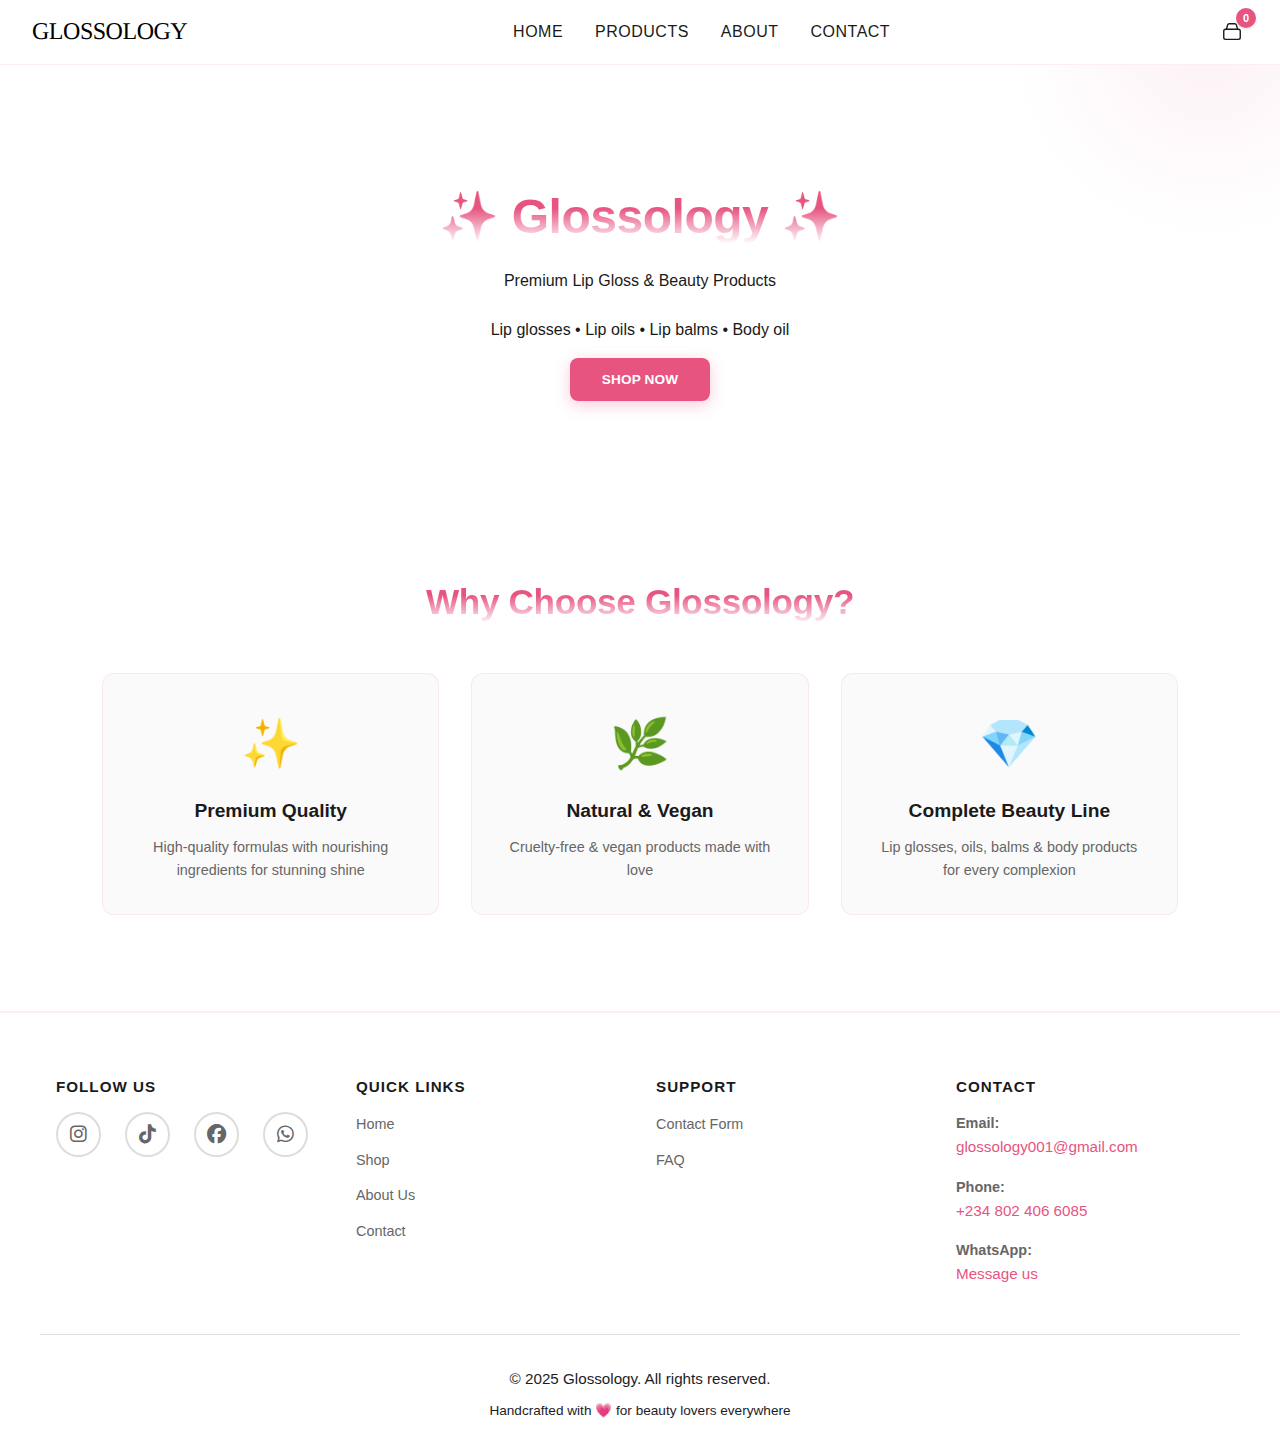
<file: index.html>
<!DOCTYPE html>
<html lang="en">
<head>
  <meta charset="UTF-8">
  <meta name="viewport" content="width=device-width, initial-scale=1.0">
  <title>Glossology - Premium Lipgloss</title>
  <link rel="stylesheet" href="https://cdnjs.cloudflare.com/ajax/libs/font-awesome/6.4.0/css/all.min.css">
  <link rel="stylesheet" href="index.css?v=2025-12-19-fixed">
</head>
<body>
  <!-- =====================================================
       NAVIGATION BAR
       ===================================================== -->
  <nav class="navbar">
    <div class="nav-container">
      <a href="index.html" class="logo">GLOSSOLOGY</a>
      <button class="hamburger" id="hamburger" aria-label="Menu">
        <span></span>
        <span></span>
        <span></span>
      </button>
      <ul class="nav-menu" id="navMenu">
        <li><a href="index.html">Home</a></li>
        <li><a href="products.html">Products</a></li>
        <li><a href="about.html">About</a></li>
        <li><a href="contact.html">Contact</a></li>
      </ul>
      <div class="cart-icon" id="cartIcon">
        <svg width="22" height="22" viewBox="0 0 24 24" fill="none" stroke="currentColor" stroke-width="1.5" stroke-linecap="round" stroke-linejoin="round">
          <path d="M6 9l1.05-4.2A2 2 0 0 1 8.93 3h6.14a2 2 0 0 1 1.88 1.8L18 9"></path>
          <rect x="3" y="9" width="18" height="11" rx="2" ry="2"></rect>
        </svg>
        <span class="cart-count" id="cartCount">0</span>
      </div>
    </div>
  </nav>

  <!-- =====================================================
       HERO SECTION - Home Page Only
       ===================================================== -->
  <section class="hero" id="home">
    <div class="hero-content">
      <h1>✨ Glossology ✨</h1>
      <p>Premium Lip Gloss & Beauty Products</p>
      <p style="font-size: 1rem; margin-bottom: 1.5rem;">Lip glosses • Lip oils • Lip balms • Body oil</p>
      <a href="products.html" class="btn btn-primary">Shop Now</a>
    </div>
  </section>

  <!-- =====================================================
       FEATURED SECTION - Quick Preview
       ===================================================== -->
  <section class="featured-section">
    <div class="container">
      <h2 class="section-title">Why Choose Glossology?</h2>
      <div class="featured-grid">
        <div class="featured-card">
          <div class="featured-icon">✨</div>
          <h3>Premium Quality</h3>
          <p>High-quality formulas with nourishing ingredients for stunning shine</p>
        </div>
        <div class="featured-card">
          <div class="featured-icon">🌿</div>
          <h3>Natural & Vegan</h3>
          <p>Cruelty-free & vegan products made with love</p>
        </div>
        <div class="featured-card">
          <div class="featured-icon">💎</div>
          <h3>Complete Beauty Line</h3>
          <p>Lip glosses, oils, balms & body products for every complexion</p>
        </div>
      </div>
    </div>
  </section>

  <!-- =====================================================
       FOOTER
       ===================================================== -->
  <footer class="footer">
    <div class="footer-content">
      <div class="footer-section">
        <h4>Follow Us</h4>
        <div class="social-links-footer">
          <a href="https://www.instagram.com/glossology__?igsh=MWxiNTMxZGZmamk4MA==" target="_blank" title="Instagram">
            <i class="fab fa-instagram"></i>
          </a>
          <a href="https://www.tiktok.com/@glossology__?_r=1&_t=ZS-92FrWpFJeGP" target="_blank" title="TikTok">
            <i class="fab fa-tiktok"></i>
          </a>
          <a href="https://www.facebook.com/share/1a2R5rhuH2/?mibextid=wwXIfr" target="_blank" title="Facebook">
            <i class="fab fa-facebook"></i>
          </a>
          <a href="http://wa.me/2348024066085" target="_blank" title="WhatsApp">
            <i class="fab fa-whatsapp"></i>
          </a>
        </div>
      </div>

      <div class="footer-section">
        <h4>Quick Links</h4>
        <ul class="footer-links">
          <li><a href="index.html">Home</a></li>
          <li><a href="products.html">Shop</a></li>
          <li><a href="about.html">About Us</a></li>
          <li><a href="contact.html">Contact</a></li>
        </ul>
      </div>

      <div class="footer-section">
        <h4>Support</h4>
        <ul class="footer-links">
          <li><a href="contact.html#contactForm">Contact Form</a></li>
          <li><a href="contact.html#faq">FAQ</a></li>
        </ul>
      </div>

      <div class="footer-section">
        <h4>Contact</h4>
        <p class="footer-contact">
          <strong>Email:</strong><br>
          <a href="mailto:glossology001@gmail.com">glossology001@gmail.com</a>
        </p>
        <p class="footer-contact">
          <strong>Phone:</strong><br>
          <a href="tel:+2348024066085">+234 802 406 6085</a>
        </p>
        <p class="footer-contact">
          <strong>WhatsApp:</strong><br>
          <a href="http://wa.me/2348024066085" target="_blank">Message us</a>
        </p>
      </div>
    </div>

    <div class="footer-bottom">
      <p>&copy; 2025 Glossology. All rights reserved.</p>
      <p class="footer-love">Handcrafted with 💗 for beauty lovers everywhere</p>
    </div>
  </footer>

  <!-- =====================================================
       MODALS (Cart & Checkout) - Do not edit
       ===================================================== -->
  <div class="modal" id="cartModal">
    <div class="modal-content">
      <span class="close" onclick="closeCart()">&times;</span>
      <h2>Shopping Cart</h2>
      <div class="cart-items" id="cartItems">
        <!-- Cart items inserted by JavaScript -->
      </div>
      <div class="cart-summary">
        <div class="cart-total">
          <strong>Total:</strong>
          <strong id="cartTotal">$0.00</strong>
        </div>
        <button class="btn btn-primary" onclick="proceedToCheckout()">Proceed to Checkout</button>
      </div>
    </div>
  </div>

  <div class="modal" id="checkoutModal">
    <div class="modal-content checkout-modal">
      <span class="close" onclick="closeCheckout()">&times;</span>
      <h2>Checkout</h2>
      
      <div class="checkout-section">
        <h3>Order Summary</h3>
        <div class="order-summary" id="orderSummary">
          <!-- Items inserted by JavaScript -->
        </div>
        <div class="order-total">
          <strong>Total Amount:</strong>
          <strong id="checkoutTotal">$0.00</strong>
        </div>
      </div>

      <div class="checkout-section">
        <h3>Payment Instructions</h3>
        <div class="payment-instructions">
          <p><strong>Send payment to:</strong></p>
          <div class="account-details">
            <p><strong>Bank Account:</strong> 6899892860</p>
            <p><strong>Account Name:</strong> BASIRAT BISOLA SADIO</p>
            <p><strong>Bank:</strong> MONIEPOINT MFB</p>
            <p style="margin-top: 1rem; background: #fff0f6; padding: 0.8rem; border-radius: 6px;">
              <strong>Your Reference Code:</strong> <span id="paymentRef" style="color: #ff4fa8; font-weight: 800;"></span>
            </p>
          </div>
        </div>
      </div>

      <div class="checkout-section">
        <h3>Complete Your Order</h3>
        <form class="payment-form" id="paymentForm" enctype="multipart/form-data">
          <input type="text" name="name" placeholder="Full Name" required>
          <input type="email" name="email" placeholder="Email Address" required>
          <input type="text" name="street" placeholder="Street Address" autocomplete="street-address" required>
          <input type="text" name="city" placeholder="City" autocomplete="address-level2" required>
          <input type="text" name="state" placeholder="State/Region" autocomplete="address-level1" required>
          <input type="text" name="postalcode" placeholder="Postal Code" autocomplete="postal-code" required>
          <input type="text" name="country" placeholder="Country" autocomplete="country-name" required>
          <textarea name="productReferences" placeholder="Product Reference Codes" rows="2" readonly style="background: #f5f5f5; color: #333; cursor: not-allowed;" tabindex="-1"></textarea>
          <label class="file-input-label">
            <input type="file" name="paymentScreenshot" accept="image/*" required>
            <span>📸 Upload Payment Screenshot</span>
          </label>
          <textarea name="paymentNotes" placeholder="Payment method details (e.g., 'Bank transfer sent from ABC account')" rows="3" required></textarea>
          <button type="button" class="btn btn-primary" onclick="handlePaymentFormSubmit(event)">Submit Payment</button>
        </form>
      </div>
    </div>
  </div>

  <!-- =====================================================
       SCRIPTS - Do not edit
       ===================================================== -->
  <script src="index.js"></script>
</body>
</html>
</file>
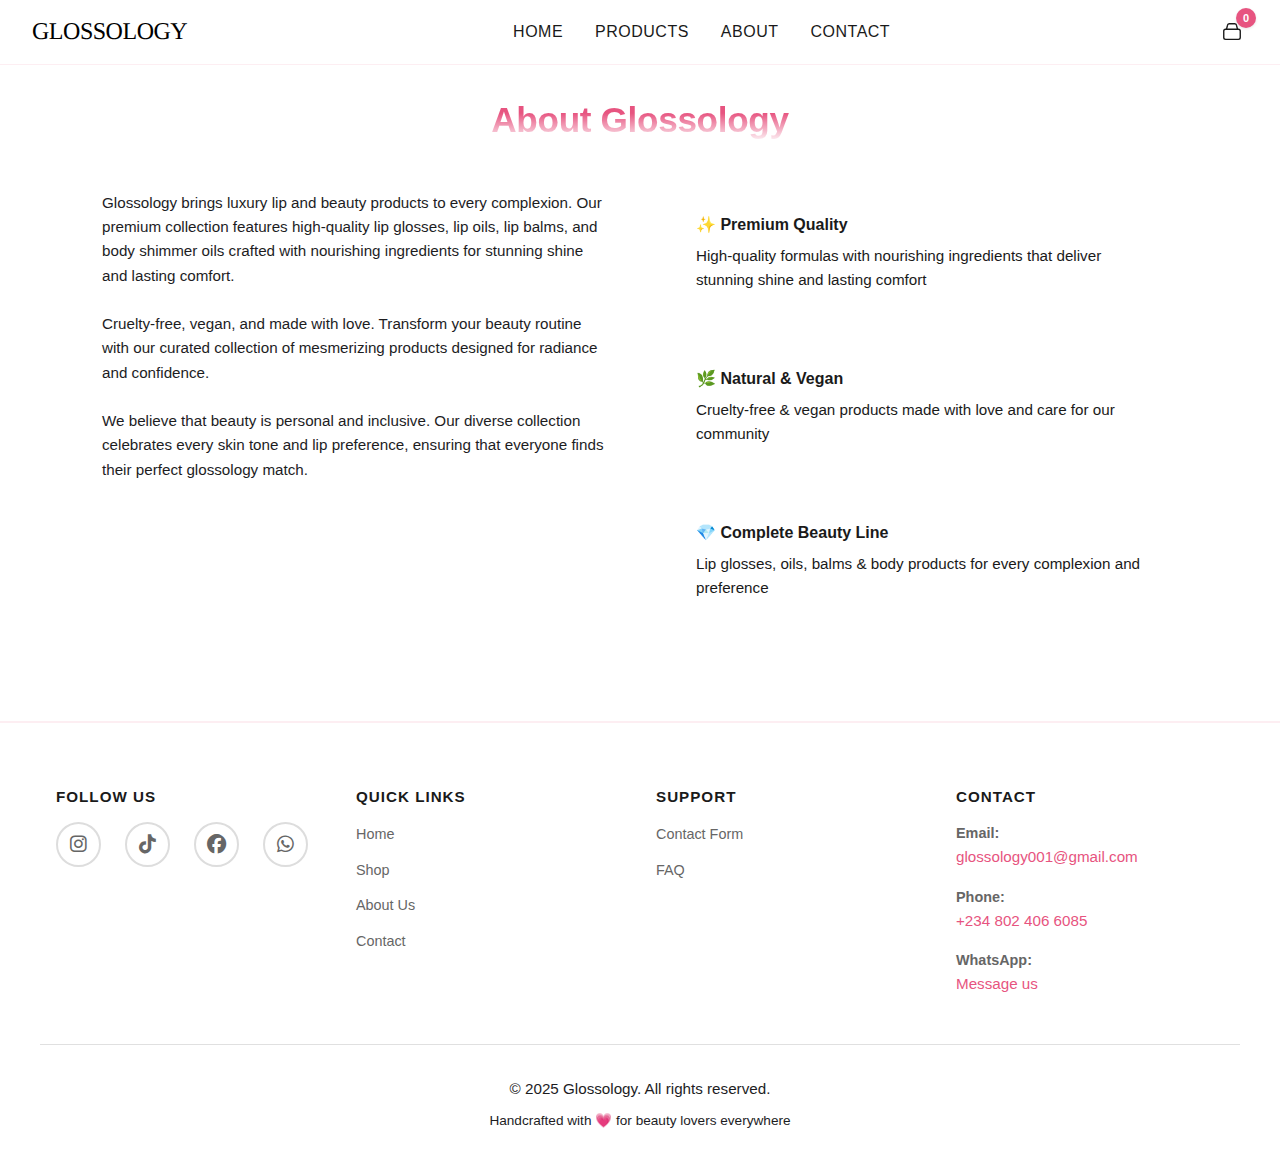
<file: about.html>
<!DOCTYPE html>
<html lang="en">
<head>
  <meta charset="UTF-8">
  <meta name="viewport" content="width=device-width, initial-scale=1.0">
  <title>About Glossology</title>
  <link rel="stylesheet" href="https://cdnjs.cloudflare.com/ajax/libs/font-awesome/6.4.0/css/all.min.css">
  <link rel="stylesheet" href="index.css?v=2025-12-19-fixed">
</head>
<body>
  <!-- =====================================================
       NAVIGATION BAR
       ===================================================== -->
  <nav class="navbar">
    <div class="nav-container">
      <a href="index.html" class="logo">GLOSSOLOGY</a>
      <button class="hamburger" id="hamburger" aria-label="Menu">
        <span></span>
        <span></span>
        <span></span>
      </button>
      <ul class="nav-menu" id="navMenu">
        <li><a href="index.html">Home</a></li>
        <li><a href="products.html">Products</a></li>
        <li><a href="about.html">About</a></li>
        <li><a href="contact.html">Contact</a></li>
      </ul>
      <div class="cart-icon" id="cartIcon">
        <svg width="22" height="22" viewBox="0 0 24 24" fill="none" stroke="currentColor" stroke-width="1.5" stroke-linecap="round" stroke-linejoin="round">
          <path d="M6 9l1.05-4.2A2 2 0 0 1 8.93 3h6.14a2 2 0 0 1 1.88 1.8L18 9"></path>
          <rect x="3" y="9" width="18" height="11" rx="2" ry="2"></rect>
        </svg>
        <span class="cart-count" id="cartCount">0</span>
      </div>
    </div>
  </nav>

  <!-- =====================================================
       ABOUT SECTION
       ===================================================== -->
  <section class="about" style="padding-top: 2rem;">
    <div class="container">
      <h2 class="section-title">About Glossology</h2>
      <div class="about-content">
        <div class="about-text">
          <p>Glossology brings luxury lip and beauty products to every complexion. Our premium collection features high-quality lip glosses, lip oils, lip balms, and body shimmer oils crafted with nourishing ingredients for stunning shine and lasting comfort.</p>
          <p>Cruelty-free, vegan, and made with love. Transform your beauty routine with our curated collection of mesmerizing products designed for radiance and confidence.</p>
          <p>We believe that beauty is personal and inclusive. Our diverse collection celebrates every skin tone and lip preference, ensuring that everyone finds their perfect glossology match.</p>
        </div>
        <div class="about-features">
          <div class="feature">
            <h3>✨ Premium Quality</h3>
            <p>High-quality formulas with nourishing ingredients that deliver stunning shine and lasting comfort</p>
          </div>

          <div class="feature">
            <h3>🌿 Natural & Vegan</h3>
            <p>Cruelty-free & vegan products made with love and care for our community</p>
          </div>

          <div class="feature">
            <h3>💎 Complete Beauty Line</h3>
            <p>Lip glosses, oils, balms & body products for every complexion and preference</p>
          </div>
        </div>
      </div>
    </div>
  </section>

  <!-- =====================================================
       MODALS (Cart & Checkout)
       ===================================================== -->
  <div class="modal" id="cartModal">
    <div class="modal-content">
      <span class="close" onclick="closeCart()">&times;</span>
      <h2>Shopping Cart</h2>
      <div class="cart-items" id="cartItems">
        <!-- Cart items inserted by JavaScript -->
      </div>
      <div class="cart-summary">
        <div class="cart-total">
          <strong>Total:</strong>
          <strong id="cartTotal">$0.00</strong>
        </div>
        <button class="btn btn-primary" onclick="proceedToCheckout()">Proceed to Checkout</button>
      </div>
    </div>
  </div>

  <div class="modal" id="checkoutModal">
    <div class="modal-content checkout-modal">
      <span class="close" onclick="closeCheckout()">&times;</span>
      <h2>Checkout</h2>
      
      <div class="checkout-section">
        <h3>Order Summary</h3>
        <div class="order-summary" id="orderSummary">
          <!-- Items inserted by JavaScript -->
        </div>
        <div class="order-total">
          <strong>Total Amount:</strong>
          <strong id="checkoutTotal">$0.00</strong>
        </div>
      </div>

      <div class="checkout-section">
        <h3>Payment Instructions</h3>
        <div class="payment-instructions">
          <p><strong>Send payment to:</strong></p>
          <div class="account-details">
            <p><strong>Bank Account:</strong> 6899892860</p>
            <p><strong>Account Name:</strong> BASIRAT BISOLA SADIO</p>
            <p><strong>Bank:</strong> MONIEPOINT MFB</p>
            <p style="margin-top: 1rem; background: #fff0f6; padding: 0.8rem; border-radius: 6px;">
              <strong>Your Reference Code:</strong> <span id="paymentRef" style="color: #ff4fa8; font-weight: 800;"></span>
            </p>
          </div>
        </div>
      </div>

      <div class="checkout-section">
        <h3>Complete Your Order</h3>
        <form class="payment-form" id="paymentForm" enctype="multipart/form-data">
          <input type="text" name="name" placeholder="Full Name" required>
          <input type="email" name="email" placeholder="Email Address" required>
          <input type="text" name="street" placeholder="Street Address" autocomplete="street-address" required>
          <input type="text" name="city" placeholder="City" autocomplete="address-level2" required>
          <input type="text" name="state" placeholder="State/Region" autocomplete="address-level1" required>
          <input type="text" name="postalcode" placeholder="Postal Code" autocomplete="postal-code" required>
          <input type="text" name="country" placeholder="Country" autocomplete="country-name" required>
          <textarea name="productReferences" placeholder="Product Reference Codes" rows="2" readonly style="background: #f5f5f5; color: #333; cursor: not-allowed;" tabindex="-1"></textarea>
          <label class="file-input-label">
            <input type="file" name="paymentScreenshot" accept="image/*" required>
            <span>📸 Upload Payment Screenshot</span>
          </label>
          <textarea name="paymentNotes" placeholder="Payment method details (e.g., 'Bank transfer sent from ABC account')" rows="3" required></textarea>
          <button type="button" class="btn btn-primary" onclick="handlePaymentFormSubmit(event)">Submit Payment</button>
        </form>
      </div>
    </div>
  </div>

  <!-- =====================================================
       FOOTER
       ===================================================== -->
  <footer class="footer">
    <div class="footer-content">
      <div class="footer-section">
        <h4>Follow Us</h4>
        <div class="social-links-footer">
          <a href="https://www.instagram.com/glossology__?igsh=MWxiNTMxZGZmamk4MA==" target="_blank" title="Instagram">
            <i class="fab fa-instagram"></i>
          </a>
          <a href="https://www.tiktok.com/@glossology__?_r=1&_t=ZS-92FrWpFJeGP" target="_blank" title="TikTok">
            <i class="fab fa-tiktok"></i>
          </a>
          <a href="https://www.facebook.com/share/1a2R5rhuH2/?mibextid=wwXIfr" target="_blank" title="Facebook">
            <i class="fab fa-facebook"></i>
          </a>
          <a href="http://wa.me/2348024066085" target="_blank" title="WhatsApp">
            <i class="fab fa-whatsapp"></i>
          </a>
        </div>
      </div>

      <div class="footer-section">
        <h4>Quick Links</h4>
        <ul class="footer-links">
          <li><a href="index.html">Home</a></li>
          <li><a href="products.html">Shop</a></li>
          <li><a href="about.html">About Us</a></li>
          <li><a href="contact.html">Contact</a></li>
        </ul>
      </div>

      <div class="footer-section">
        <h4>Support</h4>
        <ul class="footer-links">
          <li><a href="contact.html#contactForm">Contact Form</a></li>
          <li><a href="contact.html#faq">FAQ</a></li>
        </ul>
      </div>

      <div class="footer-section">
        <h4>Contact</h4>
        <p class="footer-contact">
          <strong>Email:</strong><br>
          <a href="mailto:glossology001@gmail.com">glossology001@gmail.com</a>
        </p>
        <p class="footer-contact">
          <strong>Phone:</strong><br>
          <a href="tel:+2348024066085">+234 802 406 6085</a>
        </p>
        <p class="footer-contact">
          <strong>WhatsApp:</strong><br>
          <a href="http://wa.me/2348024066085" target="_blank">Message us</a>
        </p>
      </div>
    </div>

    <div class="footer-bottom">
      <p>&copy; 2025 Glossology. All rights reserved.</p>
      <p class="footer-love">Handcrafted with 💗 for beauty lovers everywhere</p>
    </div>
  </footer>

  <!-- =====================================================
       SCRIPTS
       ===================================================== -->
  <script src="index.js"></script>
</body>
</html>
</file>
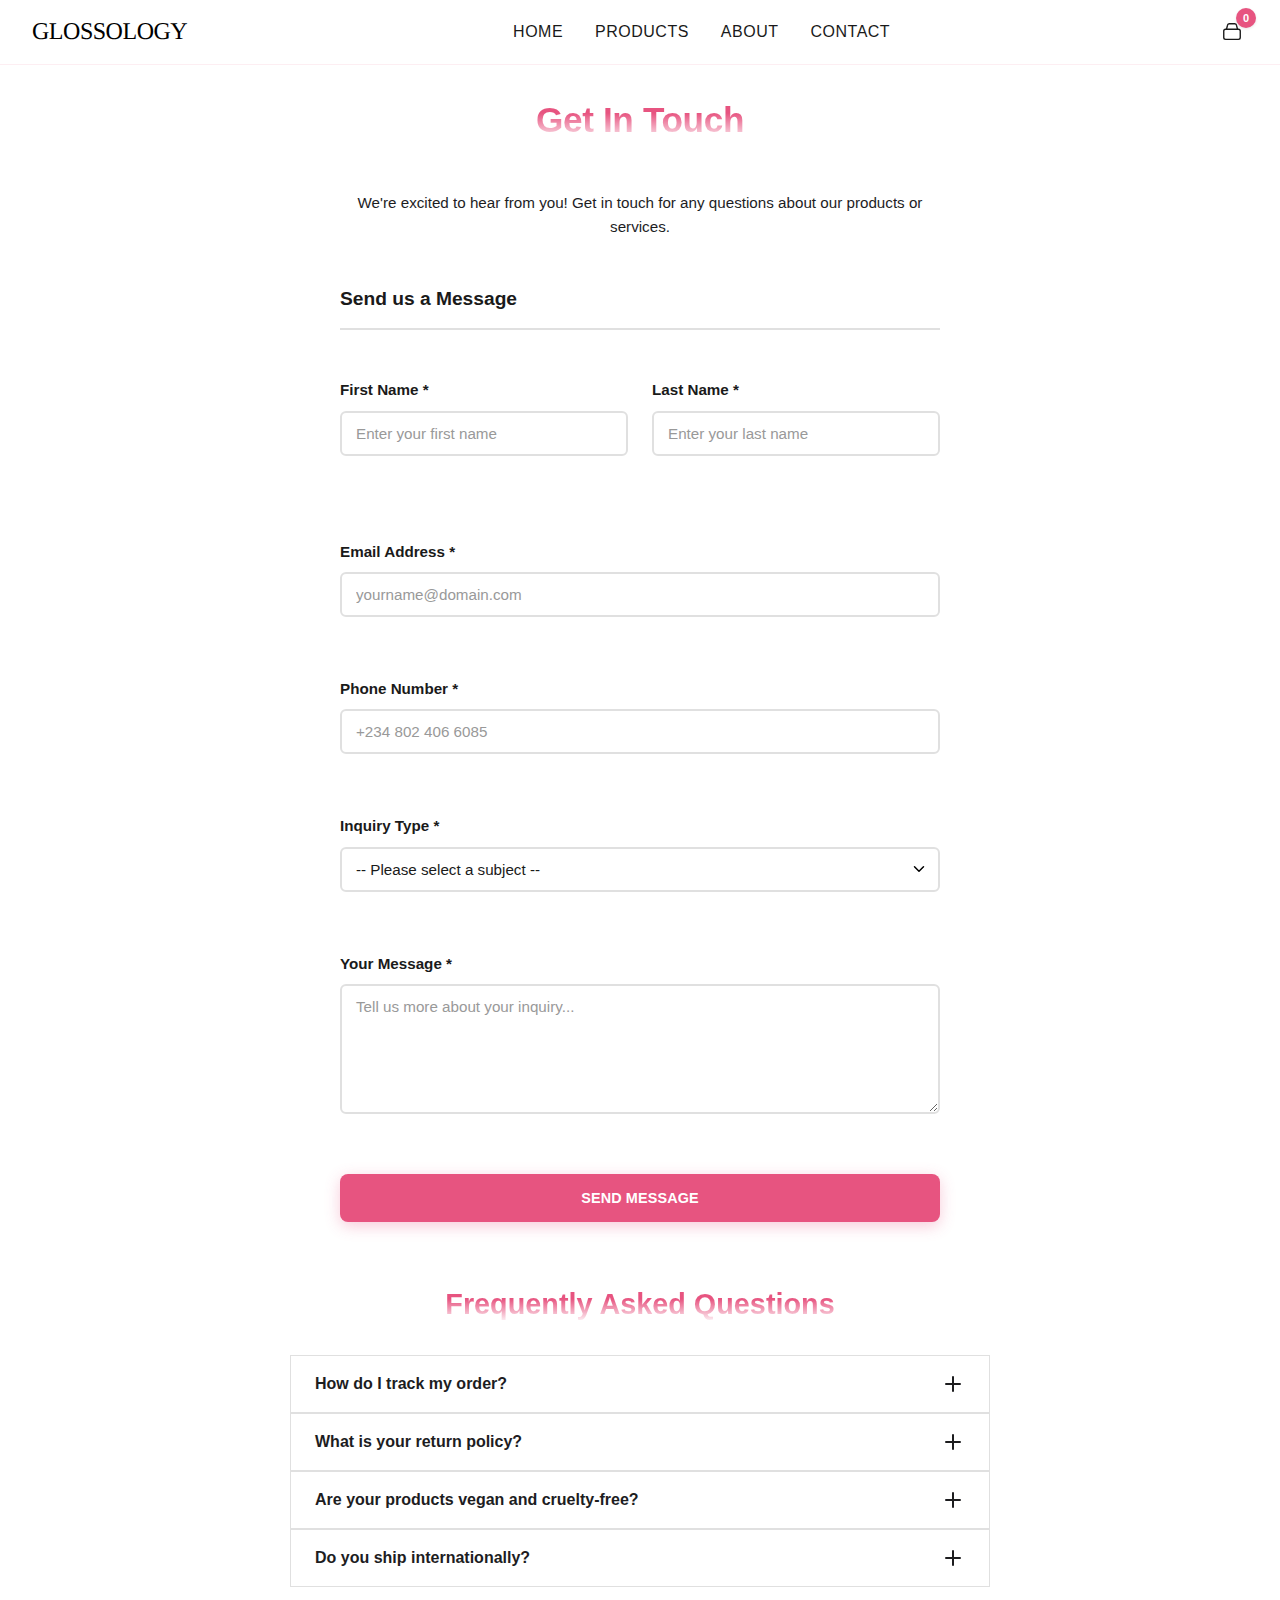
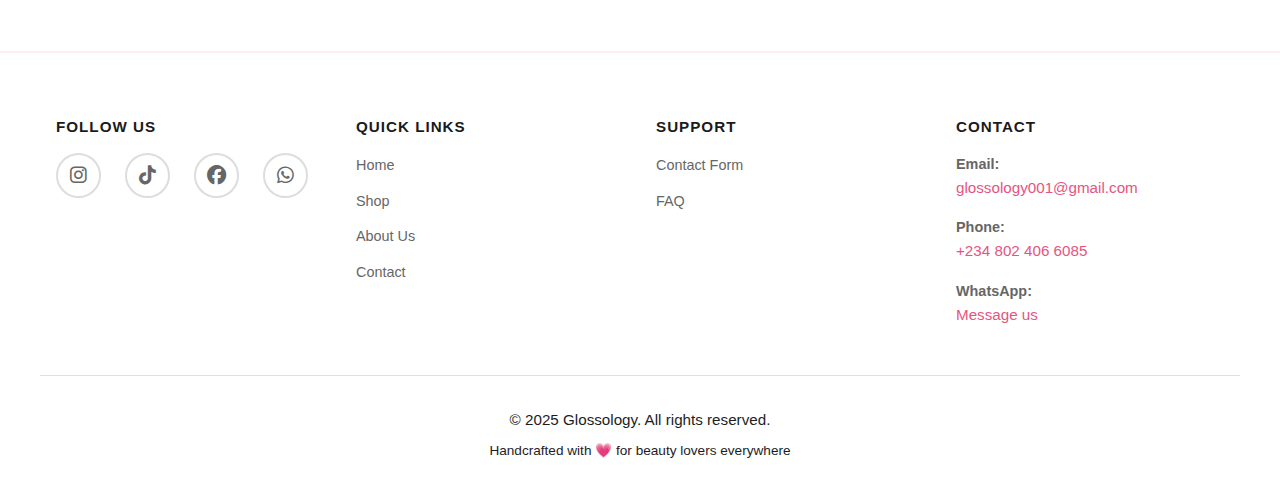
<file: contact.html>
<!DOCTYPE html>
<html lang="en">
<head>
  <meta charset="UTF-8">
  <meta name="viewport" content="width=device-width, initial-scale=1.0">
  <title>Contact Us - Glossology</title>
  <link rel="stylesheet" href="https://cdnjs.cloudflare.com/ajax/libs/font-awesome/6.4.0/css/all.min.css">
  <link rel="stylesheet" href="index.css">
</head>
<body>
  <!-- =====================================================
       NAVIGATION BAR
       ===================================================== -->
  <nav class="navbar">
    <div class="nav-container">
      <a href="index.html" class="logo">GLOSSOLOGY</a>
      <button class="hamburger" id="hamburger" aria-label="Menu">
        <span></span>
        <span></span>
        <span></span>
      </button>
      <ul class="nav-menu" id="navMenu">
        <li><a href="index.html">Home</a></li>
        <li><a href="products.html">Products</a></li>
        <li><a href="about.html">About</a></li>
        <li><a href="contact.html">Contact</a></li>
      </ul>
      <div class="cart-icon" id="cartIcon">
        <svg width="22" height="22" viewBox="0 0 24 24" fill="none" stroke="currentColor" stroke-width="1.5" stroke-linecap="round" stroke-linejoin="round">
          <path d="M6 9l1.05-4.2A2 2 0 0 1 8.93 3h6.14a2 2 0 0 1 1.88 1.8L18 9"></path>
          <rect x="3" y="9" width="18" height="11" rx="2" ry="2"></rect>
        </svg>
        <span class="cart-count" id="cartCount">0</span>
      </div>
    </div>
  </nav>

  <!-- =====================================================
       CONTACT SECTION
       ===================================================== -->
  <section class="contact" style="padding-top: 2rem; padding-bottom: 4rem;">
    <div class="container">
      <h2 class="section-title">Get In Touch</h2>
      
      <!-- Welcome Message -->
      <div class="contact-welcome">
        <p>We're excited to hear from you! Get in touch for any questions about our products or services.</p>
      </div>

      <!-- CONTACT FORM -->
      <div class="contact-content">
        <form class="contact-form" id="contactForm" novalidate>
          <div class="form-header">
            <h3>Send us a Message</h3>
          </div>

          <div class="form-row">
            <div class="form-group">
              <label for="firstname">First Name *</label>
              <input type="text" id="firstname" name="firstname" placeholder="Enter your first name" required>
              <span class="form-error"></span>
            </div>

            <div class="form-group">
              <label for="lastname">Last Name *</label>
              <input type="text" id="lastname" name="lastname" placeholder="Enter your last name" required>
              <span class="form-error"></span>
            </div>
          </div>

          <div class="form-group">
            <label for="email">Email Address *</label>
            <input type="email" id="email" name="email" placeholder="yourname@domain.com" required>
            <span class="form-error"></span>
          </div>

          <div class="form-group">
            <label for="phone">Phone Number *</label>
            <input type="tel" id="phone" name="phone" placeholder="+234 802 406 6085" required>
            <span class="form-error"></span>
          </div>

          <div class="form-group">
            <label for="inquiry-type">Inquiry Type *</label>
            <select id="inquiry-type" name="inquiryType" required>
              <option value="">-- Please select a subject --</option>
              <option value="General">General Inquiry</option>
              <option value="Products">Product Questions</option>
              <option value="Support">Customer Support</option>
              <option value="Orders">Order Status</option>
              <option value="Returns">Returns & Refunds</option>
              <option value="Other">Other</option>
            </select>
            <span class="form-error"></span>
          </div>

          <div class="form-group">
            <label for="message">Your Message *</label>
            <textarea id="message" name="message" placeholder="Tell us more about your inquiry..." rows="6" required></textarea>
            <span class="form-error"></span>
          </div>

          <button type="button" class="btn btn-primary btn-large" onclick="handleContactFormSubmit(event)">Send Message</button>
        </form>
      </div>

      <!-- FAQ SECTION -->
      <div class="contact-faq">
        <h3>Frequently Asked Questions</h3>
        <div class="faq-container">
          <div class="faq-item">
            <button class="faq-question" onclick="toggleFAQ(this)" aria-expanded="false" aria-controls="faq-answer-1">
              <span class="faq-header">
                <h4>How do I track my order?</h4>
              </span>
              <span class="faq-icon">
                <svg class="faq-plus" width="24" height="24" viewBox="0 0 24 24" fill="none" stroke="currentColor" stroke-width="2" stroke-linecap="round" stroke-linejoin="round">
                  <line x1="12" y1="5" x2="12" y2="19"></line>
                  <line x1="5" y1="12" x2="19" y2="12"></line>
                </svg>
                <svg class="faq-minus" width="24" height="24" viewBox="0 0 24 24" fill="none" stroke="currentColor" stroke-width="2" stroke-linecap="round" stroke-linejoin="round" style="display: none;">
                  <line x1="5" y1="12" x2="19" y2="12"></line>
                </svg>
              </span>
            </button>
            <div class="faq-answer" id="faq-answer-1" hidden>
              <p>Once your order ships, you'll receive a tracking link via email. You can use this link to monitor your package in real-time. Orders typically arrive within 5-7 business days.</p>
            </div>
          </div>

          <div class="faq-item">
            <button class="faq-question" onclick="toggleFAQ(this)" aria-expanded="false" aria-controls="faq-answer-2">
              <span class="faq-header">
                <h4>What is your return policy?</h4>
              </span>
              <span class="faq-icon">
                <svg class="faq-plus" width="24" height="24" viewBox="0 0 24 24" fill="none" stroke="currentColor" stroke-width="2" stroke-linecap="round" stroke-linejoin="round">
                  <line x1="12" y1="5" x2="12" y2="19"></line>
                  <line x1="5" y1="12" x2="19" y2="12"></line>
                </svg>
                <svg class="faq-minus" width="24" height="24" viewBox="0 0 24 24" fill="none" stroke="currentColor" stroke-width="2" stroke-linecap="round" stroke-linejoin="round" style="display: none;">
                  <line x1="5" y1="12" x2="19" y2="12"></line>
                </svg>
              </span>
            </button>
            <div class="faq-answer" id="faq-answer-2" hidden>
              <p>We offer a 30-day money-back guarantee on all products. If you're not satisfied, simply contact us with your order number for a full refund. Items must be unused and in original packaging.</p>
            </div>
          </div>

          <div class="faq-item">
            <button class="faq-question" onclick="toggleFAQ(this)" aria-expanded="false" aria-controls="faq-answer-3">
              <span class="faq-header">
                <h4>Are your products vegan and cruelty-free?</h4>
              </span>
              <span class="faq-icon">
                <svg class="faq-plus" width="24" height="24" viewBox="0 0 24 24" fill="none" stroke="currentColor" stroke-width="2" stroke-linecap="round" stroke-linejoin="round">
                  <line x1="12" y1="5" x2="12" y2="19"></line>
                  <line x1="5" y1="12" x2="19" y2="12"></line>
                </svg>
                <svg class="faq-minus" width="24" height="24" viewBox="0 0 24 24" fill="none" stroke="currentColor" stroke-width="2" stroke-linecap="round" stroke-linejoin="round" style="display: none;">
                  <line x1="5" y1="12" x2="19" y2="12"></line>
                </svg>
              </span>
            </button>
            <div class="faq-answer" id="faq-answer-3" hidden>
              <p>Yes! All Glossology products are 100% vegan and cruelty-free. We never test on animals and use only high-quality, plant-based ingredients in our formulations.</p>
            </div>
          </div>

          <div class="faq-item">
            <button class="faq-question" onclick="toggleFAQ(this)" aria-expanded="false" aria-controls="faq-answer-4">
              <span class="faq-header">
                <h4>Do you ship internationally?</h4>
              </span>
              <span class="faq-icon">
                <svg class="faq-plus" width="24" height="24" viewBox="0 0 24 24" fill="none" stroke="currentColor" stroke-width="2" stroke-linecap="round" stroke-linejoin="round">
                  <line x1="12" y1="5" x2="12" y2="19"></line>
                  <line x1="5" y1="12" x2="19" y2="12"></line>
                </svg>
                <svg class="faq-minus" width="24" height="24" viewBox="0 0 24 24" fill="none" stroke="currentColor" stroke-width="2" stroke-linecap="round" stroke-linejoin="round" style="display: none;">
                  <line x1="5" y1="12" x2="19" y2="12"></line>
                </svg>
              </span>
            </button>
            <div class="faq-answer" id="faq-answer-4" hidden>
              <p>Currently, we ship within Nigeria. We're working on expanding our international shipping options. Contact us for inquiries about international orders!</p>
            </div>
          </div>
        </div>
      </div>
    </div>
  </section>

  <!-- =====================================================
       MODALS (Cart & Checkout)
       ===================================================== -->
  <div class="modal" id="cartModal">
    <div class="modal-content">
      <span class="close" onclick="closeCart()">&times;</span>
      <h2>Shopping Cart</h2>
      <div class="cart-items" id="cartItems">
        <!-- Cart items inserted by JavaScript -->
      </div>
      <div class="cart-summary">
        <div class="cart-total">
          <strong>Total:</strong>
          <strong id="cartTotal">$0.00</strong>
        </div>
        <button class="btn btn-primary" onclick="proceedToCheckout()">Proceed to Checkout</button>
      </div>
    </div>
  </div>

  <div class="modal" id="checkoutModal">
    <div class="modal-content checkout-modal">
      <span class="close" onclick="closeCheckout()">&times;</span>
      <h2>Checkout</h2>
      
      <div class="checkout-section">
        <h3>Order Summary</h3>
        <div class="order-summary" id="orderSummary">
          <!-- Items inserted by JavaScript -->
        </div>
        <div class="order-total">
          <strong>Total Amount:</strong>
          <strong id="checkoutTotal">$0.00</strong>
        </div>
      </div>

      <div class="checkout-section">
        <h3>Payment Instructions</h3>
        <div class="payment-instructions">
          <p><strong>Send payment to:</strong></p>
          <div class="account-details">
            <p><strong>Bank Account:</strong> 6899892860</p>
            <p><strong>Account Name:</strong> BASIRAT BISOLA SADIO</p>
            <p><strong>Bank:</strong> MONIEPOINT MFB</p>
            <p style="margin-top: 1rem; background: #fff0f6; padding: 0.8rem; border-radius: 6px;">
              <strong>Your Reference Code:</strong> <span id="paymentRef" style="color: #ff4fa8; font-weight: 800;"></span>
            </p>
          </div>
        </div>
      </div>

      <div class="checkout-section">
        <h3>Complete Your Order</h3>
        <form class="payment-form" id="paymentForm" enctype="multipart/form-data">
          <input type="text" name="name" placeholder="Full Name" required>
          <input type="email" name="email" placeholder="Email Address" required>
          <textarea name="address" placeholder="Delivery Address" rows="2" required></textarea>
          <textarea name="productReferences" placeholder="Product Reference Codes" rows="2" readonly style="background: #f5f5f5; color: #333; cursor: not-allowed;" tabindex="-1"></textarea>
          <label class="file-input-label">
            <input type="file" name="paymentScreenshot" accept="image/*" required>
            <span>📸 Upload Payment Screenshot</span>
          </label>
          <textarea name="paymentNotes" placeholder="Payment method details (e.g., 'Bank transfer sent from ABC account')" rows="3" required></textarea>
          <button type="submit" class="btn btn-primary">Submit Payment</button>
        </form>
      </div>
    </div>
  </div>

  <!-- =====================================================
       FOOTER
       ===================================================== -->
  <footer class="footer">
    <div class="footer-content">
      <div class="footer-section">
        <h4>Follow Us</h4>
        <div class="social-links-footer">
          <a href="https://www.instagram.com/glossology__?igsh=MWxiNTMxZGZmamk4MA==" target="_blank" title="Instagram">
            <i class="fab fa-instagram"></i>
          </a>
          <a href="https://www.tiktok.com/@glossology__?_r=1&_t=ZS-92FrWpFJeGP" target="_blank" title="TikTok">
            <i class="fab fa-tiktok"></i>
          </a>
          <a href="https://www.facebook.com/share/1a2R5rhuH2/?mibextid=wwXIfr" target="_blank" title="Facebook">
            <i class="fab fa-facebook"></i>
          </a>
          <a href="http://wa.me/2348024066085" target="_blank" title="WhatsApp">
            <i class="fab fa-whatsapp"></i>
          </a>
        </div>
      </div>

      <div class="footer-section">
        <h4>Quick Links</h4>
        <ul class="footer-links">
          <li><a href="index.html">Home</a></li>
          <li><a href="products.html">Shop</a></li>
          <li><a href="about.html">About Us</a></li>
          <li><a href="contact.html">Contact</a></li>
        </ul>
      </div>

      <div class="footer-section">
        <h4>Support</h4>
        <ul class="footer-links">
          <li><a href="#contactForm">Contact Form</a></li>
          <li><a href="#faq">FAQ</a></li>
        </ul>
      </div>

      <div class="footer-section">
        <h4>Contact</h4>
        <p class="footer-contact">
          <strong>Email:</strong><br>
          <a href="mailto:glossology001@gmail.com">glossology001@gmail.com</a>
        </p>
        <p class="footer-contact">
          <strong>Phone:</strong><br>
          <a href="tel:+2348024066085">+234 802 406 6085</a>
        </p>
        <p class="footer-contact">
          <strong>WhatsApp:</strong><br>
          <a href="http://wa.me/2348024066085" target="_blank">Message us</a>
        </p>
      </div>
    </div>

    <div class="footer-bottom">
      <p>&copy; 2025 Glossology. All rights reserved.</p>
      <p class="footer-love">Handcrafted with 💗 for beauty lovers everywhere</p>
    </div>
  </footer>

  <!-- =====================================================
       SCRIPTS
       ===================================================== -->
  <script src="index.js"></script>
  <script>
    function toggleFAQ(button) {
      const isOpen = button.getAttribute('aria-expanded') === 'true';
      const answerId = button.getAttribute('aria-controls');
      const answer = document.getElementById(answerId);
      
      // Close all FAQs
      document.querySelectorAll('.faq-answer').forEach(item => {
        item.hidden = true;
      });
      document.querySelectorAll('.faq-question').forEach(btn => {
        btn.setAttribute('aria-expanded', 'false');
        btn.classList.remove('active');
        const plusIcon = btn.querySelector('.faq-plus');
        const minusIcon = btn.querySelector('.faq-minus');
        if (plusIcon && minusIcon) {
          plusIcon.style.display = 'flex';
          minusIcon.style.display = 'none';
        }
      });
      
      // Open clicked FAQ
      if (!isOpen) {
        answer.hidden = false;
        button.setAttribute('aria-expanded', 'true');
        button.classList.add('active');
        const plusIcon = button.querySelector('.faq-plus');
        const minusIcon = button.querySelector('.faq-minus');
        if (plusIcon && minusIcon) {
          plusIcon.style.display = 'none';
          minusIcon.style.display = 'flex';
        }
      }
    }
  </script>
</body>
</html>
</file>
<file: index.css>
/* ============================
   Glossology - Lipgloss Store
   Hermès-Inspired Minimalist Design
   ============================ */


/* ========================
   Apple-Style Typography
   ======================== */

body {
  font-family: 'SF Pro Text', -apple-system, BlinkMacSystemFont, 'Segoe UI', 'Helvetica Neue', Arial, sans-serif;
  -webkit-font-smoothing: antialiased;
  -moz-osx-font-smoothing: grayscale;
  background: #ffffff;
  color: var(--text-dark);
  line-height: 1.6;
  letter-spacing: 0.2px;
  font-size: 0.9rem;
}

h1, h2 {
  font-family: 'SF Pro Display', -apple-system, BlinkMacSystemFont, 'Segoe UI', 'Helvetica Neue', Arial, sans-serif;
  font-weight: 600;
  letter-spacing: 0.5px;
  line-height: 1.3;
}

h3, h4, h5, h6 {
  font-family: 'SF Pro Display', -apple-system, BlinkMacSystemFont, 'Segoe UI', 'Helvetica Neue', Arial, sans-serif;
  font-weight: 600;
  letter-spacing: 0.3px;
  line-height: 1.3;
}

p {
  font-family: 'SF Pro Text', -apple-system, BlinkMacSystemFont, 'Segoe UI', 'Helvetica Neue', Arial, sans-serif;
  line-height: 1.6;
  letter-spacing: 0.2px;
  font-size: 0.9rem;
}

:root {
  --primary: #E75480;
  --primary-dark: #D63D6F;
  --secondary: #FFE5D9;
  --gold: #E75480;
  --text-dark: #1a1a1a;
  --text-light: #1a1a1a;
  --bg-light: #ffffff;
  --border-color: rgba(231, 84, 128, 0.1);
  --shadow-soft: 0 2px 8px rgba(0, 0, 0, 0.04);
  --shadow-strong: 0 8px 24px rgba(0, 0, 0, 0.08);
  --ease: cubic-bezier(0.2, 0.9, 0.3, 1);
}

* {
  margin: 0;
  padding: 0;
  box-sizing: border-box;
  -webkit-tap-highlight-color: transparent;
  -webkit-touch-callout: none;
}

html {
  scroll-behavior: smooth;
  overflow-x: hidden;
  width: 100%;
}

body {
  font-family: -apple-system, BlinkMacSystemFont, 'Segoe UI', 'Helvetica Neue', Helvetica, Arial, sans-serif;
  -webkit-font-smoothing: antialiased;
  -moz-osx-font-smoothing: grayscale;
  background: #fff;
  color: #1d1d1f;
  line-height: 1.6;
  letter-spacing: 0;
  font-weight: 400;
  font-size: 0.95rem;
  overflow-x: hidden;
  width: 100%;
  display: flex;
  flex-direction: column;
  min-height: 100vh;
}

h1, h2, h3, h4, h5, h6 {
  font-family: -apple-system, BlinkMacSystemFont, 'Segoe UI', 'Helvetica Neue', Helvetica, Arial, sans-serif;
  font-weight: 700;
  color: #1d1d1f;
  letter-spacing: 0;
}

p, li, a, button, input, textarea, label, span, div {
  font-family: -apple-system, BlinkMacSystemFont, 'Segoe UI', 'Helvetica Neue', Helvetica, Arial, sans-serif;
  font-weight: 400;
  color: #1d1d1f;
  letter-spacing: 0;
  font-size: 0.95rem;
}

a {
  color: #06c;
  text-decoration: none;
  transition: color 0.2s;
}
a:hover {
  color: #0071e3;
  text-decoration: underline;
}

.logo:hover {
  color: #000000;
  text-decoration: none;
}

.btn:hover {
  text-decoration: none;
}

/* ========================
   Navigation
   ======================== */
.navbar {
  position: sticky;
  top: 0;
  background: #ffffff;
  backdrop-filter: blur(0px);
  box-shadow: none;
  z-index: 1000;
  padding: 1rem 0;
  border-bottom: 1px solid var(--border-color);
}

.nav-container {
  width: 100%;
  margin: 0 auto;
  padding: 0 16px;
  display: flex;
  justify-content: space-between;
  align-items: center;
  box-sizing: border-box;
}

.logo {
  font-size: 18px;
  font-weight: 400;
  color: #000000;
  letter-spacing: -0.02em;
  font-family: 'Didot', 'Bodoni MT', 'Playfair Display', 'Georgia', serif;
  text-transform: uppercase;
  font-style: normal;
  font-kerning: auto;
  -webkit-font-smoothing: antialiased;
  -moz-osx-font-smoothing: grayscale;
  text-rendering: geometricPrecision;
  -webkit-text-rendering: optimizeLegibility;
  font-variant-ligatures: common-ligatures;
  word-spacing: -0.1em;
  line-height: 1;
}

/* Hamburger Menu */
.hamburger {
  display: none;
  flex-direction: column;
  background: none;
  border: none;
  cursor: pointer;
  padding: 0.5rem;
  gap: 6px;
}

.hamburger span {
  width: 24px;
  height: 2px;
  background: var(--text-dark);
  border-radius: 2px;
  transition: all 300ms var(--ease);
}

.hamburger.active span:nth-child(1) {
  transform: rotate(45deg) translate(8px, 8px);
}

.hamburger.active span:nth-child(2) {
  opacity: 0;
}

.hamburger.active span:nth-child(3) {
  transform: rotate(-45deg) translate(7px, -7px);
}

.nav-menu {
  display: flex;
  list-style: none;
  gap: 3rem;
}

.nav-menu a {
  color: var(--text-dark);
  text-decoration: none;
  font-weight: 400;
  font-size: 0.95rem;
  letter-spacing: 0.5px;
  transition: color 300ms var(--ease);
  text-transform: uppercase;
  position: relative;
}

.nav-menu a::after {
  content: '';
  position: absolute;
  bottom: -4px;
  left: 0;
  width: 0;
  height: 1px;
  background: var(--primary);
  transition: width 300ms var(--ease);
}

.nav-menu a:hover::after {
  width: 100%;
}

.cart-icon {
  position: relative;
  cursor: pointer;
  color: var(--text-dark);
  transition: color 300ms var(--ease), opacity 300ms var(--ease);
  display: flex;
  align-items: center;
  justify-content: center;
  width: 32px;
  height: 32px;
  border-radius: 8px;
  -webkit-user-select: none;
  user-select: none;
}

.cart-icon:hover {
  color: var(--primary);
}

.cart-icon:active {
  opacity: 0.7;
}

.cart-icon svg {
  width: 22px;
  height: 22px;
}

.cart-count {
  position: absolute;
  top: -8px;
  right: -8px;
  background: var(--primary);
  color: white;
  border-radius: 50%;
  width: 20px;
  height: 20px;
  display: flex;
  align-items: center;
  justify-content: center;
  font-size: 11px;
  font-weight: 600;
  font-family: -apple-system, BlinkMacSystemFont, 'SF Pro', 'Segoe UI', 'Inter', sans-serif;
  line-height: 1;
  box-shadow: 0 1px 3px rgba(0, 0, 0, 0.1);
}

/* ========================
   Hero Section
   ======================== */
.hero {
  min-height: 600px;
  background: #ffffff;
  display: flex;
  align-items: center;
  justify-content: center;
  text-align: center;
  padding: 2rem 2rem;
  position: relative;
  overflow: hidden;
}

.hero::before {
  content: '';
  position: absolute;
  top: -50%;
  right: -10%;
  width: 400px;
  height: 400px;
  background: radial-gradient(circle, rgba(231, 84, 128, 0.08) 0%, transparent 70%);
  border-radius: 50%;
  pointer-events: none;
}

.hero-content {
  position: relative;
  z-index: 1;
  max-width: 700px;
}

.hero-content h1 {
  font-size: 3.5rem;
  color: var(--text-dark);
  margin-bottom: 1.5rem;
  font-weight: 700;
  letter-spacing: -0.01em;
  font-family: -apple-system, BlinkMacSystemFont, 'SF Pro Display', 'Segoe UI', 'Inter', 'Helvetica Neue', Arial, sans-serif;
  line-height: 1.15;
  background: linear-gradient(180deg, var(--primary) 0%, var(--primary) 35%, #ffffff 100%);
  -webkit-background-clip: text;
  -webkit-text-fill-color: transparent;
  background-clip: text;
}

.hero-content p {
  font-size: 1rem;
  color: var(--text-dark);
  margin-bottom: 1.5rem;
  font-weight: 400;
  letter-spacing: 0;
  font-family: -apple-system, BlinkMacSystemFont, 'SF Pro', 'Segoe UI', 'Inter', 'Helvetica Neue', Arial, sans-serif;
}

/* ========================
   Buttons
   ======================== */
.btn {
  padding: 14px 32px;
  border: none;
  border-radius: 8px;
  font-size: 0.85rem;
  font-weight: 600;
  cursor: pointer;
  transition: all 300ms var(--ease);
  letter-spacing: 0.01em;
  text-transform: uppercase;
  font-family: -apple-system, BlinkMacSystemFont, 'SF Pro', 'Segoe UI', 'Inter', 'Helvetica Neue', Arial, sans-serif;
}

.btn-primary {
  background: #E75480;
  color: white;
  box-shadow: 0 4px 15px rgba(231, 84, 128, 0.3);
}

.btn-primary:hover {
  transform: translateY(-2px);
  background: #d63b6d;
  color: white;
  box-shadow: 0 8px 25px rgba(231, 84, 128, 0.4);
  text-decoration: none;
}

.btn-primary:active {
  transform: translateY(0) scale(0.98);
}

.btn-large {
  width: 100%;
  padding: 16px 32px;
  font-size: 0.9rem;
}

.btn-secondary {
  background: transparent;
  color: #E75480;
  border: 2px solid #E75480;
}

.btn-secondary:hover {
  background: #E75480;
  color: white;
  box-shadow: 0 4px 15px rgba(231, 84, 128, 0.3);
}

/* ========================
   Container
   ======================== */
.container {
  width: 100%;
  margin: 0 auto;
  padding: 0 16px;
  box-sizing: border-box;
  overflow-x: hidden;
}

/* ========================
   Section Titles
   ======================== */
.section-title {
  font-size: 2.2rem;
  color: var(--text-dark);
  margin-bottom: 2.5rem;
  text-align: center;
  font-weight: 700;
  letter-spacing: -0.01em;
  font-family: -apple-system, BlinkMacSystemFont, 'SF Pro Display', 'Segoe UI', 'Inter', 'Helvetica Neue', Arial, sans-serif;
  background: linear-gradient(180deg, var(--primary) 0%, var(--primary) 35%, #ffffff 100%);
  -webkit-background-clip: text;
  -webkit-text-fill-color: transparent;
  background-clip: text;
}
/* ========================
   Featured Section (Home Page)
   ======================== */
.featured-section {
  padding: 4rem 0;
  background: #ffffff;
  position: relative;
  display: flex;
  align-items: center;
  justify-content: center;
}

.featured-grid {
  display: grid;
  grid-template-columns: repeat(auto-fit, minmax(250px, 1fr));
  gap: 2rem;
  margin-bottom: 2rem;
}

.featured-card {
  padding: 2rem;
  text-align: center;
  border-radius: 12px;
  background: #fafafa;
  transition: all 300ms var(--ease);
  border: 1px solid var(--border-color);
}

.featured-card:hover {
  transform: translateY(-4px);
  box-shadow: var(--shadow-soft);
}

.featured-icon {
  font-size: 3rem;
  margin-bottom: 1rem;
  display: inline-block;
}

.featured-card h3 {
  font-size: 1.2rem;
  margin-bottom: 0.75rem;
  color: var(--text-dark);
}

.featured-card p {
  font-size: 0.9rem;
  color: #666;
  line-height: 1.6;
}

.text-center {
  text-align: center;
}

/* ========================
   Products Section
   ======================== */
.products {
  padding: 4rem 0;
  background: #ffffff;
  position: relative;
}

.products::before {
  content: '';
  position: absolute;
  top: 0;
  left: 0;
  right: 0;
  height: 1px;
  background: rgba(231, 84, 128, 0.04); /* much lighter */
  opacity: 0.3;
  pointer-events: none;
  z-index: 1;
}

.products-grid {
  display: grid;
  grid-template-columns: repeat(2, 1fr);
  gap: 10px;
  margin-bottom: 0;
  margin-top: 0;
}

.product-card {
  background: transparent;
  border-radius: 0;
  overflow: visible;
  box-shadow: none;
  transition: all 400ms var(--ease);
  border: none;
  position: relative;
  display: flex;
  flex-direction: column;
}

.product-card::before {
  content: '';
  position: absolute;
  top: 0;
  left: 0;
  right: 0;
  height: 0;
  background: transparent;
  z-index: 1;
}

.product-card:hover {
  transform: translateY(-4px);
  box-shadow: none;
  border-color: transparent;
}

.product-image {
  width: 100%;
  aspect-ratio: 1 / 1;
  background: #FFE5F0;
  display: flex;
  align-items: center;
  justify-content: center;
  font-size: 4rem;
  position: relative;
  overflow: hidden;
  margin-bottom: 0.75rem;
  border-radius: 8px;
  transition: all 500ms var(--ease);
}

.product-image img {
  width: 100%;
  height: 100%;
  object-fit: cover;
  transition: transform 500ms var(--ease);
}

.product-card:hover .product-image img {
  transform: scale(1.05);
}

.product-image::after {
  content: '';
  position: absolute;
  inset: 0;
  background: linear-gradient(180deg, rgba(255,255,255,0) 0%, rgba(231, 84, 128, 0.06) 100%);
  pointer-events: none;
  opacity: 0;
  transition: opacity 500ms var(--ease);
}

.product-card:hover .product-image::after {
  opacity: 1;
}

.product-info {
  padding: 1.5rem 0 0 0;
  background: transparent;
  display: flex;
  flex-direction: column;
  position: relative;
  padding-bottom: 60px;
}

.product-name {
  font-size: 1.1rem;
  font-weight: 600;
  color: var(--text-dark);
  margin-bottom: 0.3rem;
  font-family: -apple-system, BlinkMacSystemFont, 'SF Pro Display', 'Segoe UI', 'Inter', 'Helvetica Neue', Arial, sans-serif;
  letter-spacing: 0.01em;
}

.product-desc {
  font-size: 0.75rem;
  color: #888888;
  margin-bottom: 1rem;
  font-weight: 400;
  line-height: 1.4;
  min-height: auto;
  letter-spacing: 0;
  font-family: -apple-system, BlinkMacSystemFont, 'SF Pro', 'Segoe UI', 'Inter', 'Helvetica Neue', Arial, sans-serif;
  text-transform: lowercase;
}

.product-price {
  font-size: 1.05rem;
  font-weight: 600;
  background: none;
  -webkit-background-clip: unset;
  -webkit-text-fill-color: unset;
  background-clip: unset;
  color: var(--text-dark);
  margin-bottom: 0;
  display: flex;
  align-items: center;
  gap: 1rem;
  justify-content: space-between;
  font-family: -apple-system, BlinkMacSystemFont, 'SF Pro Display', 'Segoe UI', 'Inter', 'Helvetica Neue', Arial, sans-serif;
  letter-spacing: -0.005em;
}

.product-actions {
  display: flex;
  gap: 0.5rem;
  position: relative;
  bottom: auto;
  right: auto;
  width: auto;
  margin-top: 0;
}

.product-actions button {
  padding: 0;
  font-size: 0.75rem;
  flex: none;
}

.add-to-cart {
  background: var(--text-dark);
  color: white;
  border: none;
  border-radius: 0;
  cursor: pointer;
  font-weight: 500;
  transition: all 300ms var(--ease);
  box-shadow: none;
  letter-spacing: 0.8px;
  text-transform: uppercase;
  padding: 11px 24px;
  font-size: 0.75rem;
  display: none;
}

.add-to-cart:hover {
  transform: none;
  box-shadow: none;
  background: var(--primary);
}

.add-to-cart:active {
  transform: scale(0.98);
}

.product-add-icon {
  display: flex;
  align-items: center;
  justify-content: center;
  width: 32px;
  height: 32px;
  background: var(--primary);
  border: none;
  border-radius: 0;
  cursor: pointer;
  color: white;
  transition: all 300ms var(--ease);
  z-index: 10;
  padding: 0;
  min-width: 32px;
  flex-shrink: 0;
}

.product-add-icon:hover {
  background: var(--primary-dark);
  color: white;
}

.product-add-icon:active {
  transform: scale(0.95);
}

.product-add-icon svg {
  stroke-linecap: round;
  stroke-linejoin: round;
  width: 16px;
  height: 16px;
  flex-shrink: 0;
}

/* ========================
   About Section
   ======================== */
.about {
  padding: 6rem 0;
  background: #ffffff;
  display: flex;
  align-items: center;
  justify-content: center;
}

.about-content {
  display: grid;
  grid-template-columns: 1fr;
  gap: 2rem;
  align-items: start;
}

.about-text {
  font-size: 1rem;
  color: var(--text-dark);
  line-height: 1.8;
}

.about-text p {
  margin-bottom: 1.5rem;
}

.about-features {
  display: flex;
  flex-direction: column;
  gap: 1.8rem;
}

.feature {
  background: transparent;
  padding: 1.5rem;
  border-radius: 0;
  border-left: none;
  box-shadow: none;
}

.feature h3 {
  color: var(--text-dark);
  margin-bottom: 0.5rem;
  font-size: 1rem;
  font-family: -apple-system, BlinkMacSystemFont, 'SF Pro Display', 'Segoe UI', 'Inter', 'Helvetica Neue', Arial, sans-serif;
  font-weight: 600;
}

.feature p {
  color: var(--text-dark);
  font-size: 0.95rem;
}

/* ========================
   Contact Section
   ======================== */
.contact {
  padding: 6rem 0;
  background: #ffffff;
  display: flex;
  align-items: center;
  justify-content: center;
}

.contact-content {
  display: block;
  width: 100%;
}

.contact-form {
  display: flex;
  flex-direction: column;
  gap: 1rem;
  max-width: 600px;
  margin: 0 auto;
}

/* Customer Service Footer - Horizontal Layout */
.customer-service-footer {
  display: grid;
  grid-template-columns: 1fr;
  gap: 2rem;
  margin-top: 4rem;
  padding-top: 2rem;
  border-top: 1px solid #e0e0e0;
}

.service-item {
  text-align: center;
}

.service-item h4 {
  font-size: 0.9rem;
  text-transform: uppercase;
  letter-spacing: 1px;
  margin-bottom: 1rem;
  color: var(--text-dark);
}

.service-item .description-block {
  font-size: 0.85rem;
  margin: 0;
}

.call-us-link,
.email-us-link {
  color: #FF69B4;
  text-decoration: none;
  font-weight: 600;
  font-size: 0.9rem;
  display: inline-block;
  transition: text-decoration 0.2s;
}

.call-us-link:hover,
.email-us-link:hover {
  text-decoration: underline;
}

.social-links-footer {
  display: flex;
  gap: 1.5rem;
  justify-content: center;
}

.social-links-footer a {
  color: #FF69B4;
  font-size: 1.5rem;
  transition: opacity 0.2s;
}

.social-links-footer a:hover {
  opacity: 0.7;
}

.contact-form input,
.contact-form textarea {
  padding: 14px;
  border: 1px solid var(--border-color);
  border-radius: 3px;
  font-family: inherit;
  font-size: 0.95rem;
  color: var(--text-dark);
  transition: border-color 300ms var(--ease);
  background: white;
}

.contact-form input:focus,
.contact-form textarea:focus {
  outline: none;
  border-color: var(--primary);
  box-shadow: none;
}

.contact-info {
  background: transparent;
  padding: 0;
  border-radius: 0;
  box-shadow: none;
  display: flex;
  flex-direction: column;
  gap: 2rem;
}

.contact-info p {
  color: var(--text-dark);
  line-height: 1.8;
}

.social-links {
  display: flex;
  gap: 1rem;
  margin-top: 1rem;
}

.social-links a {
  color: var(--text-dark);
  text-decoration: none;
  font-weight: 500;
  font-size: 0.9rem;
  letter-spacing: 0.5px;
  transition: color 300ms var(--ease);
  display: inline-flex;
  align-items: center;
  justify-content: center;
  width: 40px;
  height: 40px;
  border-radius: 50%;
  background: #f5f5f5;
  font-size: 1.2rem;
}

.social-links a:hover {
  background: #FF69B4;
  color: white;
}

/* ========================
   Contact Form Improvements
   ======================== */
.contact-welcome {
  max-width: 600px;
  margin: 0 auto 3rem;
  text-align: center;
  font-size: 1.05rem;
  color: #666;
  line-height: 1.8;
}

.form-group {
  display: flex;
  flex-direction: column;
  gap: 0.5rem;
  margin-bottom: 1.5rem;
}

.form-row {
  display: grid;
  grid-template-columns: 1fr;
  gap: 1.5rem;
  margin-bottom: 1.5rem;
}

.form-group label {
  font-weight: 600;
  color: var(--text-dark);
  font-size: 0.95rem;
}

.form-group input,
.form-group select,
.form-group textarea {
  padding: 12px 14px;
  border: 2px solid #e0e0e0;
  border-radius: 6px;
  font-family: inherit;
  font-size: 0.95rem;
  color: var(--text-dark);
  transition: all 300ms var(--ease);
  background: white;
}

.form-group input::placeholder,
.form-group textarea::placeholder {
  color: #999;
}

.form-group input:focus,
.form-group select:focus,
.form-group textarea:focus {
  outline: none;
  border-color: #FF69B4;
  box-shadow: 0 0 0 3px rgba(255, 105, 180, 0.1);
}

.form-group select {
  cursor: pointer;
  appearance: none;
  background-image: url("data:image/svg+xml;charset=UTF-8,%3csvg xmlns='http://www.w3.org/2000/svg' viewBox='0 0 24 24' fill='none' stroke='currentColor' stroke-width='2' stroke-linecap='round' stroke-linejoin='round'%3e%3cpolyline points='6 9 12 15 18 9'%3e%3c/polyline%3e%3c/svg%3e");
  background-repeat: no-repeat;
  background-position: right 10px center;
  background-size: 1.2em;
  padding-right: 36px;
}

.form-error {
  font-size: 0.85rem;
  color: #e74c3c;
  min-height: 0.75rem;
  display: block;
}

.form-header {
  margin-bottom: 2rem;
  padding-bottom: 1rem;
  border-bottom: 2px solid #e0e0e0;
}

.form-header h3 {
  font-size: 1.2rem;
  margin: 0;
  color: var(--text-dark);
}

.form-terms {
  margin-bottom: 2rem;
  padding: 1rem;
  background: #f5f5f5;
  border-radius: 6px;
}

.checkbox-label {
  display: flex;
  align-items: flex-start;
  gap: 0.75rem;
  cursor: pointer;
  font-size: 0.9rem;
  color: #666;
  line-height: 1.5;
}

.checkbox-label input[type="checkbox"] {
  width: 18px;
  height: 18px;
  margin-top: 2px;
  cursor: pointer;
  flex-shrink: 0;
  border: 2px solid #e0e0e0;
  border-radius: 4px;
  accent-color: #FF69B4;
}

.checkbox-label a {
  color: #FF69B4;
  text-decoration: none;
  font-weight: 600;
}

.checkbox-label a:hover {
  text-decoration: underline;
}

/* Contact Info Card */
.contact-info-card {
  background: #fafafa;
  padding: 2rem;
  border-radius: 12px;
  border: 1px solid #e0e0e0;
}

.contact-info-card h3 {
  font-size: 1rem;
  margin-bottom: 1.5rem;
  margin-top: 0;
  color: var(--text-dark);
  text-align: left;
  text-transform: uppercase;
  letter-spacing: 1px;
  font-weight: 600;
}

.service-contact {
  margin-bottom: 1.5rem;
}

.description-block {
  font-size: 0.95rem;
  color: #666;
  line-height: 1.6;
  margin: 0 0 1.5rem 0;
}

.description-block a {
  color: #FF69B4;
  text-decoration: none;
  font-weight: 600;
}

.description-block a:hover {
  text-decoration: underline;
}

.call-us {
  margin-bottom: 1rem;
}

.call-us a {
  color: #FF69B4;
  text-decoration: none;
  font-size: 0.95rem;
  font-weight: 600;
  display: inline-block;
}

.call-us a:hover {
  text-decoration: underline;
}

.email-us {
  margin-top: 1rem;
}

.email-us a {
  color: #FF69B4;
  text-decoration: none;
  font-size: 0.95rem;
  font-weight: 600;
  display: inline-block;
}

.email-us a:hover {
  text-decoration: underline;
}

.service-hours {
  margin-bottom: 2rem;
  padding-bottom: 2rem;
  border-bottom: 1px solid #e0e0e0;
}

.service-hours p {
  margin: 0.5rem 0;
  font-size: 0.95rem;
  color: #666;
}

.contact-methods {
  margin-bottom: 1rem;
}

.info-item {
  display: flex;
  gap: 1.5rem;
  margin-bottom: 1.8rem;
  padding-bottom: 0;
  border-bottom: none;
}

.info-item:last-child {
  margin-bottom: 0;
}

.info-item i {
  font-size: 1.5rem;
  color: #FF69B4;
  flex-shrink: 0;
  margin-top: 0.3rem;
}

.info-item strong {
  display: block;
  color: var(--text-dark);
  margin-bottom: 0.3rem;
  font-size: 0.95rem;
}

.info-item a {
  color: #666;
  text-decoration: none;
  transition: color 300ms var(--ease);
  font-size: 0.95rem;
}

.info-item a:hover {
  color: #FF69B4;
}

.divider {
  height: 1px;
  background: #e0e0e0;
  margin: 2rem 0;
}

.social-section h4 {
  margin-top: 0;
  margin-bottom: 1rem;
  font-size: 0.95rem;
  color: var(--text-dark);
  text-transform: uppercase;
  letter-spacing: 1px;
}

/* FAQ Section */
.contact-faq {
  margin-top: 4rem;
  max-width: 700px;
  margin-left: auto;
  margin-right: auto;
}

.contact-faq h3 {
  font-size: 1.8rem;
  text-align: center;
  margin-bottom: 2rem;
  color: var(--text-dark);
  background: linear-gradient(180deg, var(--primary) 0%, var(--primary) 35%, #ffffff 100%);
  -webkit-background-clip: text;
  -webkit-text-fill-color: transparent;
  background-clip: text;
}

.faq-container {
  display: flex;
  flex-direction: column;
  gap: 0;
}

.faq-item {
  background: white;
  border: 1px solid #e0e0e0;
  border-radius: 0;
  overflow: hidden;
  transition: all 300ms var(--ease);
}

.faq-item:hover {
  border-color: #d0d0d0;
}

.faq-question {
  width: 100%;
  padding: 1rem 1.5rem;
  background: white;
  border: none;
  cursor: pointer;
  display: flex;
  align-items: center;
  justify-content: space-between;
  font-size: 1rem;
  font-weight: 600;
  color: var(--text-dark);
  transition: all 300ms var(--ease);
  text-align: left;
  font-family: inherit;
}

.faq-header {
  flex: 1;
}

.faq-header h3 {
  margin: 0;
  font-size: 1rem;
  font-weight: 600;
  color: #1d1d1f !important;
}

.faq-header h4 {
  margin: 0;
  font-size: 1rem;
  font-weight: 600;
  color: #1d1d1f !important;
}

.faq-icon {
  display: flex;
  align-items: center;
  justify-content: center;
  width: 24px;
  height: 24px;
  flex-shrink: 0;
  margin-left: 0;
  color: #1d1d1f;
  transition: all 300ms var(--ease);
}

.faq-plus,
.faq-minus {
  display: flex;
  width: 24px;
  height: 24px;
  color: #1d1d1f;
}

.faq-question:hover {
  background: #fafafa;
}

.faq-question.active {
  background: #fafafa;
}

.faq-question.active .faq-icon {
  transform: rotate(180deg);
}

.faq-answer {
  padding: 1.5rem;
  background: #fafafa;
  color: #666;
  line-height: 1.8;
  border-top: 1px solid #e0e0e0;
  display: block;
  max-height: 0;
  overflow: hidden;
  opacity: 0;
  transition: max-height 0.4s cubic-bezier(0.4, 0, 0.2, 1), opacity 0.4s cubic-bezier(0.4, 0, 0.2, 1);
}

.faq-answer[hidden] {
  display: none;
  max-height: 0;
  opacity: 0;
}

.faq-item:not(:has(.faq-answer[hidden])) .faq-answer {
  max-height: 500px;
  opacity: 1;
}

/* Footer Link */
.footer a {
  color: #666;
  text-decoration: none;
  transition: color 300ms var(--ease);
}

.footer a:hover {
  color: #FF69B4;
}

.social-links a:hover {
  color: var(--primary);
}

/* ========================
   Footer
   ======================== */
.footer {
  background: #ffffff;
  color: var(--text-dark);
  padding: 3rem 0 2rem;
  margin-top: auto;
  border-top: 2px solid var(--border-color);
}

.footer-content {
  display: grid;
  grid-template-columns: 1fr;
  gap: 2rem;
  max-width: 1200px;
  margin: 0 auto;
  padding: 0 16px;
  margin-bottom: 2rem;
}

.footer-section {
  text-align: left;
}

.footer-brand {
  font-size: 1.5rem;
  font-weight: 600;
  color: var(--primary);
  margin-bottom: 0.5rem;
  font-family: 'Didot', 'Bodoni MT', 'Playfair Display', 'Georgia', serif;
  letter-spacing: -0.02em;
}

.footer-tagline {
  color: #666;
  font-size: 0.9rem;
  margin-bottom: 1.5rem;
}

.footer-section h4 {
  font-size: 0.95rem;
  text-transform: uppercase;
  letter-spacing: 1px;
  margin-bottom: 1rem;
  color: var(--text-dark);
  font-weight: 600;
}

.footer-links {
  list-style: none;
  padding: 0;
}

.footer-links li {
  margin-bottom: 0.7rem;
}

.footer-links a {
  color: #666;
  text-decoration: none;
  font-size: 0.9rem;
  transition: color 300ms var(--ease);
}

.footer-links a:hover {
  color: var(--primary);
}

.footer-contact {
  font-size: 0.9rem;
  line-height: 1.6;
  color: #666;
  margin-bottom: 1rem;
}

.footer-contact a {
  color: var(--primary);
  text-decoration: none;
  transition: color 300ms var(--ease);
}

.footer-contact a:hover {
  color: #ff69b4;
}

.social-links-footer {
  display: flex;
  gap: 1.5rem;
  margin-top: 1rem;
  justify-content: flex-start;
}

.social-links-footer a {
  color: #666;
  transition: color 300ms var(--ease);
  display: inline-flex;
  align-items: center;
  justify-content: center;
  width: 45px;
  height: 45px;
  border: 2px solid #ddd;
  border-radius: 50%;
  font-size: 1.2rem;
}

.social-links-footer a:hover {
  color: var(--primary);
  border-color: var(--primary);
}

.footer-bottom {
  border-top: 1px solid #e0e0e0;
  padding-top: 2rem;
  text-align: center;
  color: #999;
  font-size: 0.9rem;
  max-width: 1200px;
  margin: 0 auto;
  padding: 2rem 16px 0;
}

.footer-love {
  margin-top: 0.5rem;
  font-size: 0.85rem;
}

/* Footer Responsive */
@media (min-width: 576px) {
  .footer-content {
    grid-template-columns: repeat(2, 1fr);
    gap: 2.5rem;
  }
}

@media (min-width: 768px) {
  .footer {
    padding: 4rem 0 2rem;
  }

  .footer-content {
    grid-template-columns: repeat(4, 1fr);
    gap: 2rem;
  }

  .footer-section {
    text-align: left;
  }

  .footer-section:first-child {
    grid-column: 1 / 2;
  }
}

/* ========================
   Modal (Cart)
   ======================== */
.modal {
  display: none;
  position: fixed;
  z-index: 2000;
  left: 0;
  top: 0;
  width: 100%;
  height: 100%;
  background-color: rgba(0, 0, 0, 0.4);
  backdrop-filter: blur(4px);
  -webkit-backdrop-filter: blur(4px);
  animation: fadeIn 300ms var(--ease);
}

.modal-content {
  background-color: white;
  margin: 5% auto;
  padding: 2rem;
  border-radius: 12px;
  width: 90%;
  max-width: 500px;
  max-height: 80vh;
  overflow-y: auto;
  box-shadow: 0 20px 60px rgba(0, 0, 0, 0.1);
  animation: slideUp 300ms var(--ease);
  border: 1px solid rgba(0, 0, 0, 0.05);
}

.close {
  color: var(--text-dark);
  float: right;
  font-size: 28px;
  font-weight: 300;
  cursor: pointer;
  transition: color 300ms var(--ease), opacity 300ms var(--ease);
  opacity: 0.7;
  line-height: 1;
}

.close:hover {
  color: var(--primary);
  opacity: 1;
}

.cart-items {
  margin-bottom: 1.5rem;
  max-height: 300px;
  overflow-y: auto;
}

.cart-item {
  display: flex;
  justify-content: space-between;
  align-items: center;
  padding: 1rem 0;
  border-bottom: 1px solid var(--border-color);
}

.cart-item-info h3 {
  margin-bottom: 0.3rem;
  color: var(--text-dark);
  font-size: 1rem;
  font-family: -apple-system, BlinkMacSystemFont, 'SF Pro Display', 'Segoe UI', 'Inter', 'Helvetica Neue', Arial, sans-serif;
  font-weight: 600;
}

.cart-item-info p {
  color: var(--text-light);
  font-size: 0.9rem;
}

.cart-item-price {
  font-weight: 500;
  color: var(--text-dark);
}

.cart-item-remove {
  background: none;
  border: none;
  color: var(--text-dark);
  cursor: pointer;
  font-size: 1.2rem;
  transition: color 300ms var(--ease);
}

.cart-item-remove:hover {
  color: var(--primary);
}

.cart-summary {
  border-top: 1px solid var(--border-color);
  padding-top: 1rem;
}

.cart-total {
  display: flex;
  justify-content: space-between;
  margin-bottom: 1rem;
  font-size: 1.1rem;
  color: var(--text-dark);
}

.empty-cart {
  text-align: center;
  padding: 2rem;
  color: var(--text-light);
}

/* ========================
   Checkout Modal
   ======================== */
.checkout-modal {
  max-height: 90vh !important;
  max-width: 600px !important;
}

.checkout-section {
  margin-bottom: 1.5rem;
  padding-bottom: 1.5rem;
  border-bottom: 1px solid var(--border-color);
}

.checkout-section:last-child {
  border-bottom: none;
}

.checkout-section h3 {
  font-size: 1.05rem;
  color: var(--text-dark);
  margin-bottom: 1rem;
  font-weight: 600;
  font-family: -apple-system, BlinkMacSystemFont, 'SF Pro Display', 'Segoe UI', 'Inter', 'Helvetica Neue', Arial, sans-serif;
}

.order-summary {
  background: #FFF0F6;
  padding: 1rem;
  border-radius: 3px;
  margin-bottom: 1rem;
}

.summary-item {
  display: flex;
  justify-content: space-between;
  padding: 0.5rem 0;
  font-size: 0.95rem;
  color: var(--text-dark);
}

.summary-item:not(:last-child) {
  border-bottom: 1px solid var(--border-color);
  padding-bottom: 0.5rem;
}

.order-total {
  background: transparent;
  padding: 1rem 0;
  border-radius: 0;
  display: flex;
  justify-content: space-between;
  font-size: 1rem;
  font-weight: 600;
  color: var(--text-dark);
}

.account-details {
  background: #FFF0F6;
  padding: 1.5rem;
  border-radius: 3px;
  border: 1px solid var(--border-color);
  font-size: 0.95rem;
}

.account-details p {
  margin: 0.7rem 0;
  color: var(--text-dark);
  line-height: 1.6;
}

.account-details strong {
  color: var(--text-dark);
  font-weight: 600;
}

.payment-instructions {
  font-size: 0.95rem;
  color: var(--text-dark);
}

.payment-instructions p {
  margin: 0.8rem 0;
}

.payment-form {
  display: flex;
  flex-direction: column;
  gap: 1rem;
}

.payment-form input[type="text"],
.payment-form input[type="email"],
.payment-form textarea {
  padding: 12px;
  border: 1px solid var(--border-color);
  border-radius: 3px;
  font-family: inherit;
  font-size: 0.95rem;
  color: var(--text-dark);
  transition: border-color 300ms var(--ease);
}

.payment-form input:focus,
.payment-form textarea:focus {
  outline: none;
  border-color: var(--primary);
  box-shadow: none;
}

.file-input-label {
  display: flex;
  align-items: center;
  justify-content: center;
  padding: 2rem;
  background: #FFF0F6;
  border: 1px dashed var(--border-color);
  border-radius: 3px;
  cursor: pointer;
  transition: all 300ms var(--ease);
}

.file-input-label:hover {
  background: #FFD9E8;
  border-color: var(--primary);
}

.file-input-label input {
  display: none;
}

.file-input-label span {
  font-weight: 500;
  color: var(--text-dark);
  font-size: 0.95rem;
  text-align: center;
}

.file-input-label:has(input[type="file"]:valid) {
  background: #FFD9E8;
  border-color: var(--primary);
}

.file-input-label:has(input[type="file"]:valid) span {
  color: var(--primary);
}

/* ========================
   MOBILE-FIRST RESPONSIVE DESIGN
   Hermes-Inspired Breakpoints
   ======================== */

.hamburger {
  display: flex;
}

.nav-menu {
  display: none;
  position: absolute;
  top: 60px;
  left: 0;
  right: 0;
  flex-direction: column;
  background: white;
  border-bottom: 1px solid var(--border-color);
  padding: 1rem;
  gap: 0;
  list-style: none;
  box-shadow: var(--shadow-soft);
}

.nav-menu.active {
  display: flex;
}

.hero {
  min-height: 300px;
  padding: 1.5rem 1rem;
}

.hero-content h1 {
  font-size: 1.5rem;
}

/* Mobile/Large (576px to 767px) - 2 columns with increased spacing */
@media (min-width: 576px) {
  .container {
    padding: 0 24px;
  }

  .nav-container {
    padding: 0 24px;
  }

  .logo {
    font-size: 20px;
  }

  .hero {
    min-height: 350px;
    padding: 2rem 1.5rem;
  }

  .hero-content h1 {
    font-size: 2rem;
  }

  .section-title {
    font-size: 1.8rem;
    margin-bottom: 2.5rem;
  }

  .customer-service-footer {
    grid-template-columns: repeat(2, 1fr);
    gap: 2rem;
  }
}

/* Tablet (768px and above) - 3 columns */
@media (min-width: 768px) {
  .products-grid {
    grid-template-columns: repeat(3, 1fr);
    gap: 20px;
  }

  .form-row {
    grid-template-columns: 1fr 1fr;
  }

  .customer-service-footer {
    grid-template-columns: repeat(2, 1fr);
    gap: 2rem;
  }

  .container {
    padding: 0 24px;
  }

  .nav-container {
    padding: 0 24px;
  }

  .logo {
    font-size: 24px;
  }

  .hamburger {
    display: none;
  }

  .nav-menu {
    display: flex !important;
    flex-direction: row;
    position: static;
    background: transparent;
    border: none;
    padding: 0;
    gap: 2rem;
    box-shadow: none;
  }

  .nav-menu li {
    border-bottom: none;
  }

  .nav-menu a {
    padding: 0;
    font-size: 1rem;
  }

  .hero {
    min-height: 400px;
    padding: 2rem 1.5rem;
  }

  .section-title {
    font-size: 2rem;
    margin-bottom: 3rem;
  }

  .customer-service-footer {
    grid-template-columns: repeat(2, 1fr);
    gap: 2rem;
  }
}

/* Desktop (1024px and above) - 4 columns */
@media (min-width: 1024px) {
  .products-grid {
    grid-template-columns: repeat(4, 1fr);
    gap: 24px;
  }

  .nav-container {
    padding: 0 32px;
  }

  .container {
    max-width: 1140px;
    padding: 0 32px;
  }

  .hamburger {
    display: none;
  }

  .nav-menu {
    display: flex !important;
  }

  .hero {
    min-height: 450px;
    padding: 3rem 2rem;
  }

  .hero-content h1 {
    font-size: 3rem;
  }

  .section-title {
    font-size: 2.2rem;
  }

  .about-content,
  .contact-content {
    grid-template-columns: 1fr 1fr;
    gap: 4rem;
  }

  .customer-service-footer {
    grid-template-columns: repeat(4, 1fr);
    gap: 2rem;
  }
}

/* Large Desktop (1440px and above) - 4 columns */
@media (min-width: 1440px) {
  .products-grid {
    grid-template-columns: repeat(4, 1fr);
    gap: 24px;
  }

  .container {
    max-width: 1320px;
    padding: 0 48px;
  }

  .nav-container {
    padding: 0 48px;
  }

  .customer-service-footer {
    grid-template-columns: repeat(4, 1fr);
    gap: 3rem;
  }
}
</file>
